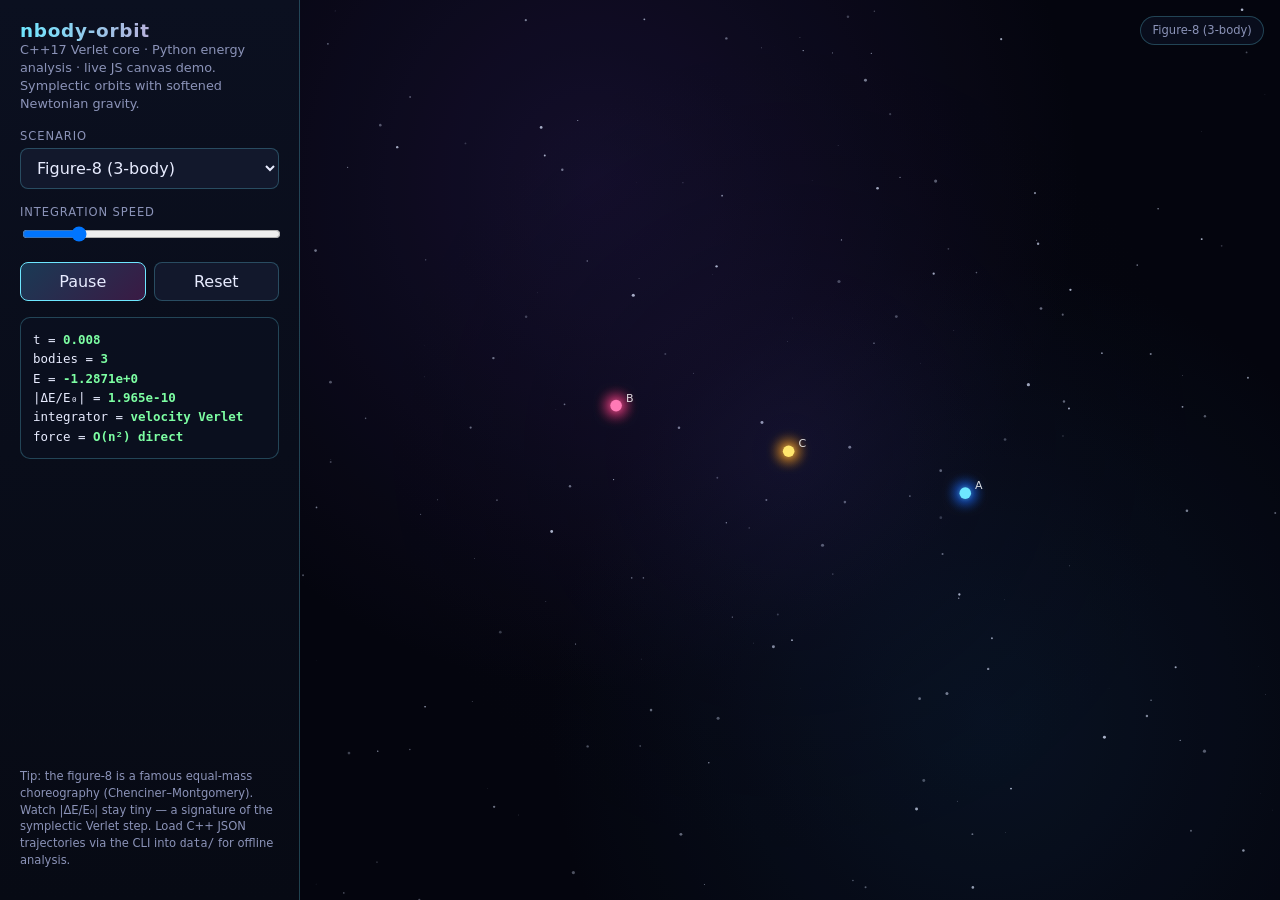
<file: index.html>
<!DOCTYPE html>
<html lang="en">
  <head>
    <meta charset="UTF-8" />
    <meta http-equiv="refresh" content="0; url=web/index.html" />
    <title>nbody-orbit</title>
    <link rel="canonical" href="web/index.html" />
  </head>
  <body>
    <p><a href="web/index.html">Open visualization</a></p>
  </body>
</html>
</file>
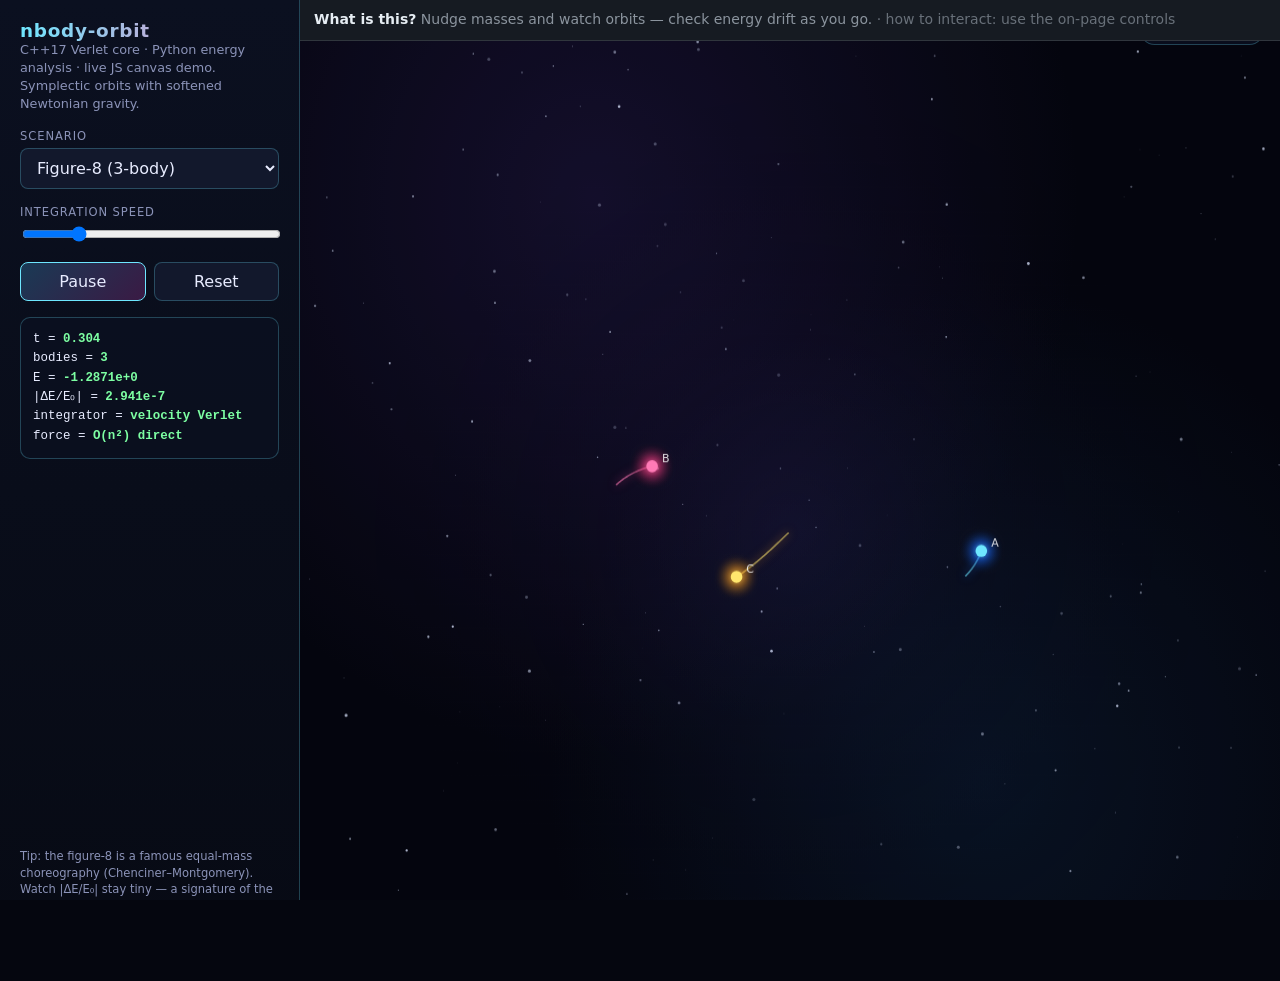
<file: docs/index.html>
<!DOCTYPE html>
<html lang="en">
  <head>
    <meta charset="UTF-8" />
    <meta name="viewport" content="width=device-width, initial-scale=1" />
    <title>nbody-orbit — N-body gravity lab</title>
    <meta
      name="description"
      content="High-performance N-body gravity visualization — Verlet integrator, O(n²) forces, figure-8 choreography."
    />
    <link rel="stylesheet" href="css/style.css" />
  </head>
  <body>
    <div class="wrap">
      <aside>
        <div>
          <h1>nbody-orbit</h1>
          <p class="tagline">
            C++17 Verlet core · Python energy analysis · live JS canvas demo.
            Symplectic orbits with softened Newtonian gravity.
          </p>
        </div>

        <div>
          <label for="scenario">Scenario</label>
          <select id="scenario"></select>
        </div>

        <div>
          <label for="speed">Integration speed</label>
          <input id="speed" type="range" min="0.25" max="4" step="0.25" value="1" />
        </div>

        <div class="row">
          <button id="btnPlay" class="primary" type="button">Pause</button>
          <button id="btnReset" type="button">Reset</button>
        </div>

        <div id="stats" class="stat">booting…</div>

        <p class="hint">
          Tip: the figure-8 is a famous equal-mass choreography (Chenciner–Montgomery).
          Watch |ΔE/E₀| stay tiny — a signature of the symplectic Verlet step.
          Load C++ JSON trajectories via the CLI into <code>data/</code> for offline analysis.
        </p>
      </aside>
      <main>
<div id="hd-banner" style="position:relative;z-index:9999;margin:0;padding:10px 14px;background:#161b22;border-bottom:1px solid #30363d;color:#8b949e;font:14px/1.4 ui-sans-serif,system-ui,sans-serif"><strong style="color:#e6edf3">What is this?</strong> Nudge masses and watch orbits — check energy drift as you go. <span style="opacity:.7">· how to interact: use the on-page controls</span></div>
        <canvas id="canvas" aria-label="N-body orbit canvas"></canvas>
        <div id="badge" class="badge">nbody-orbit</div>
      </main>
    </div>
    <script type="module" src="js/main.js"></script>
  </body>
</html>
</file>
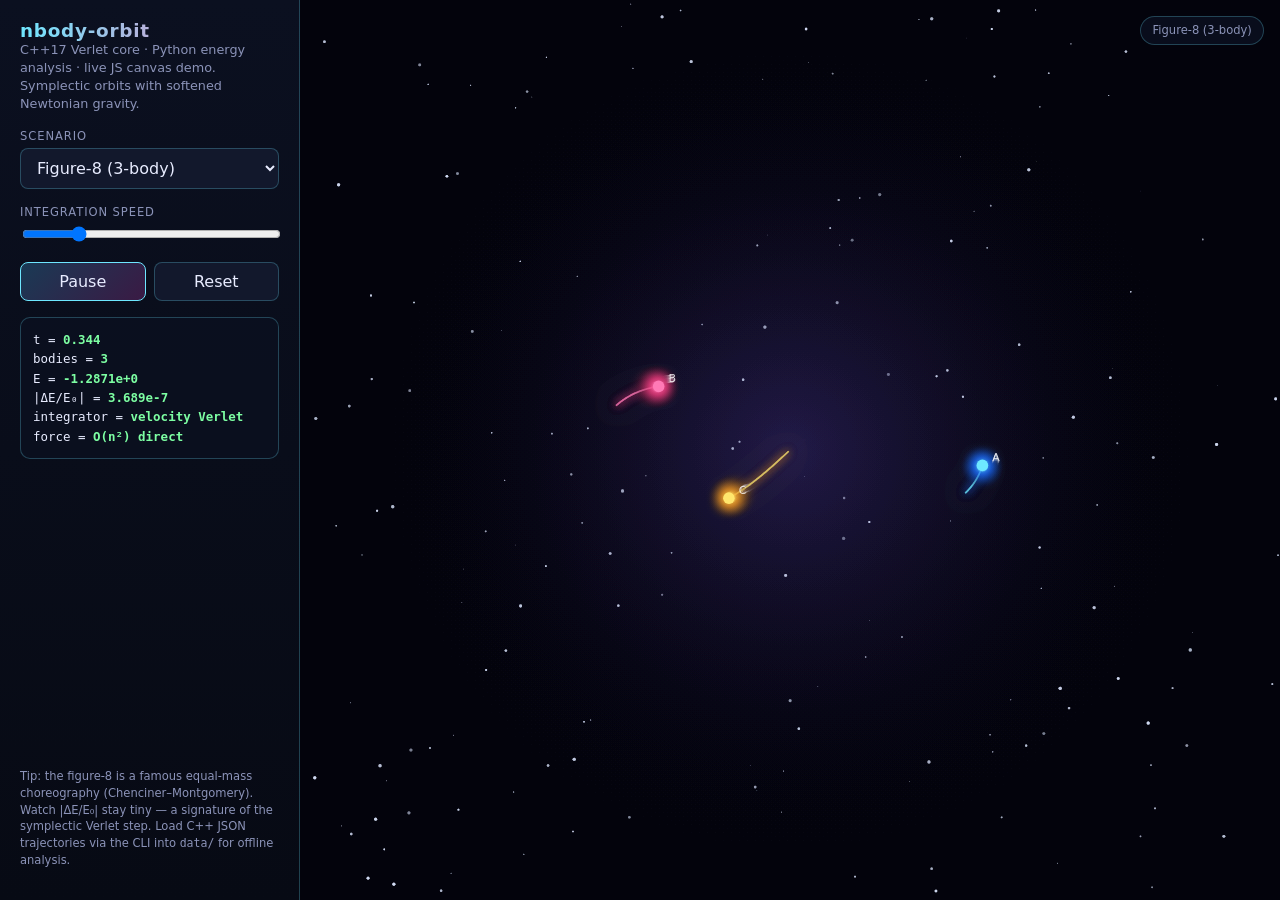
<file: web/index.html>
<!DOCTYPE html>
<html lang="en">
  <head>
    <meta charset="UTF-8" />
    <meta name="viewport" content="width=device-width, initial-scale=1" />
    <title>nbody-orbit — N-body gravity lab</title>
    <meta
      name="description"
      content="High-performance N-body gravity visualization — Verlet integrator, O(n²) forces, figure-8 choreography."
    />
    <link rel="stylesheet" href="css/style.css" />
  </head>
  <body>
    <div class="wrap">
      <aside>
        <div>
          <h1>nbody-orbit</h1>
          <p class="tagline">
            C++17 Verlet core · Python energy analysis · live JS canvas demo.
            Symplectic orbits with softened Newtonian gravity.
          </p>
        </div>

        <div>
          <label for="scenario">Scenario</label>
          <select id="scenario"></select>
        </div>

        <div>
          <label for="speed">Integration speed</label>
          <input id="speed" type="range" min="0.25" max="4" step="0.25" value="1" />
        </div>

        <div class="row">
          <button id="btnPlay" class="primary" type="button">Pause</button>
          <button id="btnReset" type="button">Reset</button>
        </div>

        <div id="stats" class="stat">booting…</div>

        <p class="hint">
          Tip: the figure-8 is a famous equal-mass choreography (Chenciner–Montgomery).
          Watch |ΔE/E₀| stay tiny — a signature of the symplectic Verlet step.
          Load C++ JSON trajectories via the CLI into <code>data/</code> for offline analysis.
        </p>
      </aside>
      <main>
        <canvas id="canvas" aria-label="N-body orbit canvas"></canvas>
        <div id="badge" class="badge">nbody-orbit</div>
      </main>
    </div>
    <script type="module" src="js/main.js"></script>
  </body>
</html>
</file>
<file: docs/css/style.css>
:root {
  --bg: #05060f;
  --panel: rgba(12, 16, 32, 0.82);
  --text: #e8ecff;
  --muted: #8b93b8;
  --accent: #6ee7ff;
  --accent2: #ff7ab6;
  --good: #7dffa3;
  --border: rgba(110, 231, 255, 0.25);
  --font: "Segoe UI", system-ui, -apple-system, sans-serif;
  --mono: "JetBrains Mono", "Fira Code", ui-monospace, monospace;
}

* { box-sizing: border-box; }
html, body {
  margin: 0;
  height: 100%;
  background: var(--bg);
  color: var(--text);
  font-family: var(--font);
  overflow: hidden;
}

.wrap {
  display: grid;
  grid-template-columns: 300px 1fr;
  height: 100%;
}

aside {
  padding: 1.25rem;
  background: linear-gradient(180deg, #0b1020 0%, #070a14 100%);
  border-right: 1px solid var(--border);
  display: flex;
  flex-direction: column;
  gap: 1rem;
  z-index: 2;
  overflow-y: auto;
}

h1 {
  font-size: 1.15rem;
  letter-spacing: 0.04em;
  margin: 0;
  background: linear-gradient(90deg, var(--accent), var(--accent2));
  -webkit-background-clip: text;
  background-clip: text;
  color: transparent;
}

.tagline {
  margin: 0;
  color: var(--muted);
  font-size: 0.8rem;
  line-height: 1.4;
}

label {
  display: block;
  font-size: 0.72rem;
  text-transform: uppercase;
  letter-spacing: 0.08em;
  color: var(--muted);
  margin-bottom: 0.35rem;
}

select, button, input[type="range"] {
  width: 100%;
}

select, button {
  background: #12182c;
  color: var(--text);
  border: 1px solid var(--border);
  border-radius: 8px;
  padding: 0.55rem 0.75rem;
  font: inherit;
  cursor: pointer;
}

button.primary {
  background: linear-gradient(135deg, #1a3a55, #3a1a44);
  border-color: var(--accent);
}

button:hover { filter: brightness(1.12); }

.row {
  display: flex;
  gap: 0.5rem;
}
.row button { flex: 1; }

.stat {
  font-family: var(--mono);
  font-size: 0.78rem;
  background: var(--panel);
  border: 1px solid var(--border);
  border-radius: 10px;
  padding: 0.75rem;
  line-height: 1.55;
}
.stat strong { color: var(--good); }

.hint {
  font-size: 0.72rem;
  color: var(--muted);
  margin-top: auto;
  line-height: 1.45;
}

main {
  position: relative;
  background:
    radial-gradient(ellipse at 30% 20%, rgba(60, 40, 120, 0.35), transparent 50%),
    radial-gradient(ellipse at 70% 80%, rgba(20, 60, 100, 0.3), transparent 45%),
    var(--bg);
}

#canvas {
  display: block;
  width: 100%;
  height: 100%;
}

.badge {
  position: absolute;
  top: 1rem;
  right: 1rem;
  padding: 0.4rem 0.7rem;
  border-radius: 999px;
  background: var(--panel);
  border: 1px solid var(--border);
  font-size: 0.72rem;
  color: var(--muted);
  backdrop-filter: blur(8px);
}

@media (max-width: 800px) {
  .wrap { grid-template-columns: 1fr; grid-template-rows: auto 1fr; }
  aside { max-height: 42vh; }
}
</file>
<file: web/css/style.css>
:root {
  --bg: #05060f;
  --panel: rgba(12, 16, 32, 0.82);
  --text: #e8ecff;
  --muted: #8b93b8;
  --accent: #6ee7ff;
  --accent2: #ff7ab6;
  --good: #7dffa3;
  --border: rgba(110, 231, 255, 0.25);
  --font: "Segoe UI", system-ui, -apple-system, sans-serif;
  --mono: "JetBrains Mono", "Fira Code", ui-monospace, monospace;
}

* { box-sizing: border-box; }
html, body {
  margin: 0;
  height: 100%;
  background: var(--bg);
  color: var(--text);
  font-family: var(--font);
  overflow: hidden;
}

.wrap {
  display: grid;
  grid-template-columns: 300px 1fr;
  height: 100%;
}

aside {
  padding: 1.25rem;
  background: linear-gradient(180deg, #0b1020 0%, #070a14 100%);
  border-right: 1px solid var(--border);
  display: flex;
  flex-direction: column;
  gap: 1rem;
  z-index: 2;
  overflow-y: auto;
}

h1 {
  font-size: 1.15rem;
  letter-spacing: 0.04em;
  margin: 0;
  background: linear-gradient(90deg, var(--accent), var(--accent2));
  -webkit-background-clip: text;
  background-clip: text;
  color: transparent;
}

.tagline {
  margin: 0;
  color: var(--muted);
  font-size: 0.8rem;
  line-height: 1.4;
}

label {
  display: block;
  font-size: 0.72rem;
  text-transform: uppercase;
  letter-spacing: 0.08em;
  color: var(--muted);
  margin-bottom: 0.35rem;
}

select, button, input[type="range"] {
  width: 100%;
}

select, button {
  background: #12182c;
  color: var(--text);
  border: 1px solid var(--border);
  border-radius: 8px;
  padding: 0.55rem 0.75rem;
  font: inherit;
  cursor: pointer;
}

button.primary {
  background: linear-gradient(135deg, #1a3a55, #3a1a44);
  border-color: var(--accent);
}

button:hover { filter: brightness(1.12); }

.row {
  display: flex;
  gap: 0.5rem;
}
.row button { flex: 1; }

.stat {
  font-family: var(--mono);
  font-size: 0.78rem;
  background: var(--panel);
  border: 1px solid var(--border);
  border-radius: 10px;
  padding: 0.75rem;
  line-height: 1.55;
}
.stat strong { color: var(--good); }

.hint {
  font-size: 0.72rem;
  color: var(--muted);
  margin-top: auto;
  line-height: 1.45;
}

main {
  position: relative;
  background:
    radial-gradient(ellipse at 30% 20%, rgba(60, 40, 120, 0.35), transparent 50%),
    radial-gradient(ellipse at 70% 80%, rgba(20, 60, 100, 0.3), transparent 45%),
    var(--bg);
}

#canvas {
  display: block;
  width: 100%;
  height: 100%;
}

.badge {
  position: absolute;
  top: 1rem;
  right: 1rem;
  padding: 0.4rem 0.7rem;
  border-radius: 999px;
  background: var(--panel);
  border: 1px solid var(--border);
  font-size: 0.72rem;
  color: var(--muted);
  backdrop-filter: blur(8px);
}

@media (max-width: 800px) {
  .wrap { grid-template-columns: 1fr; grid-template-rows: auto 1fr; }
  aside { max-height: 42vh; }
}
</file>
